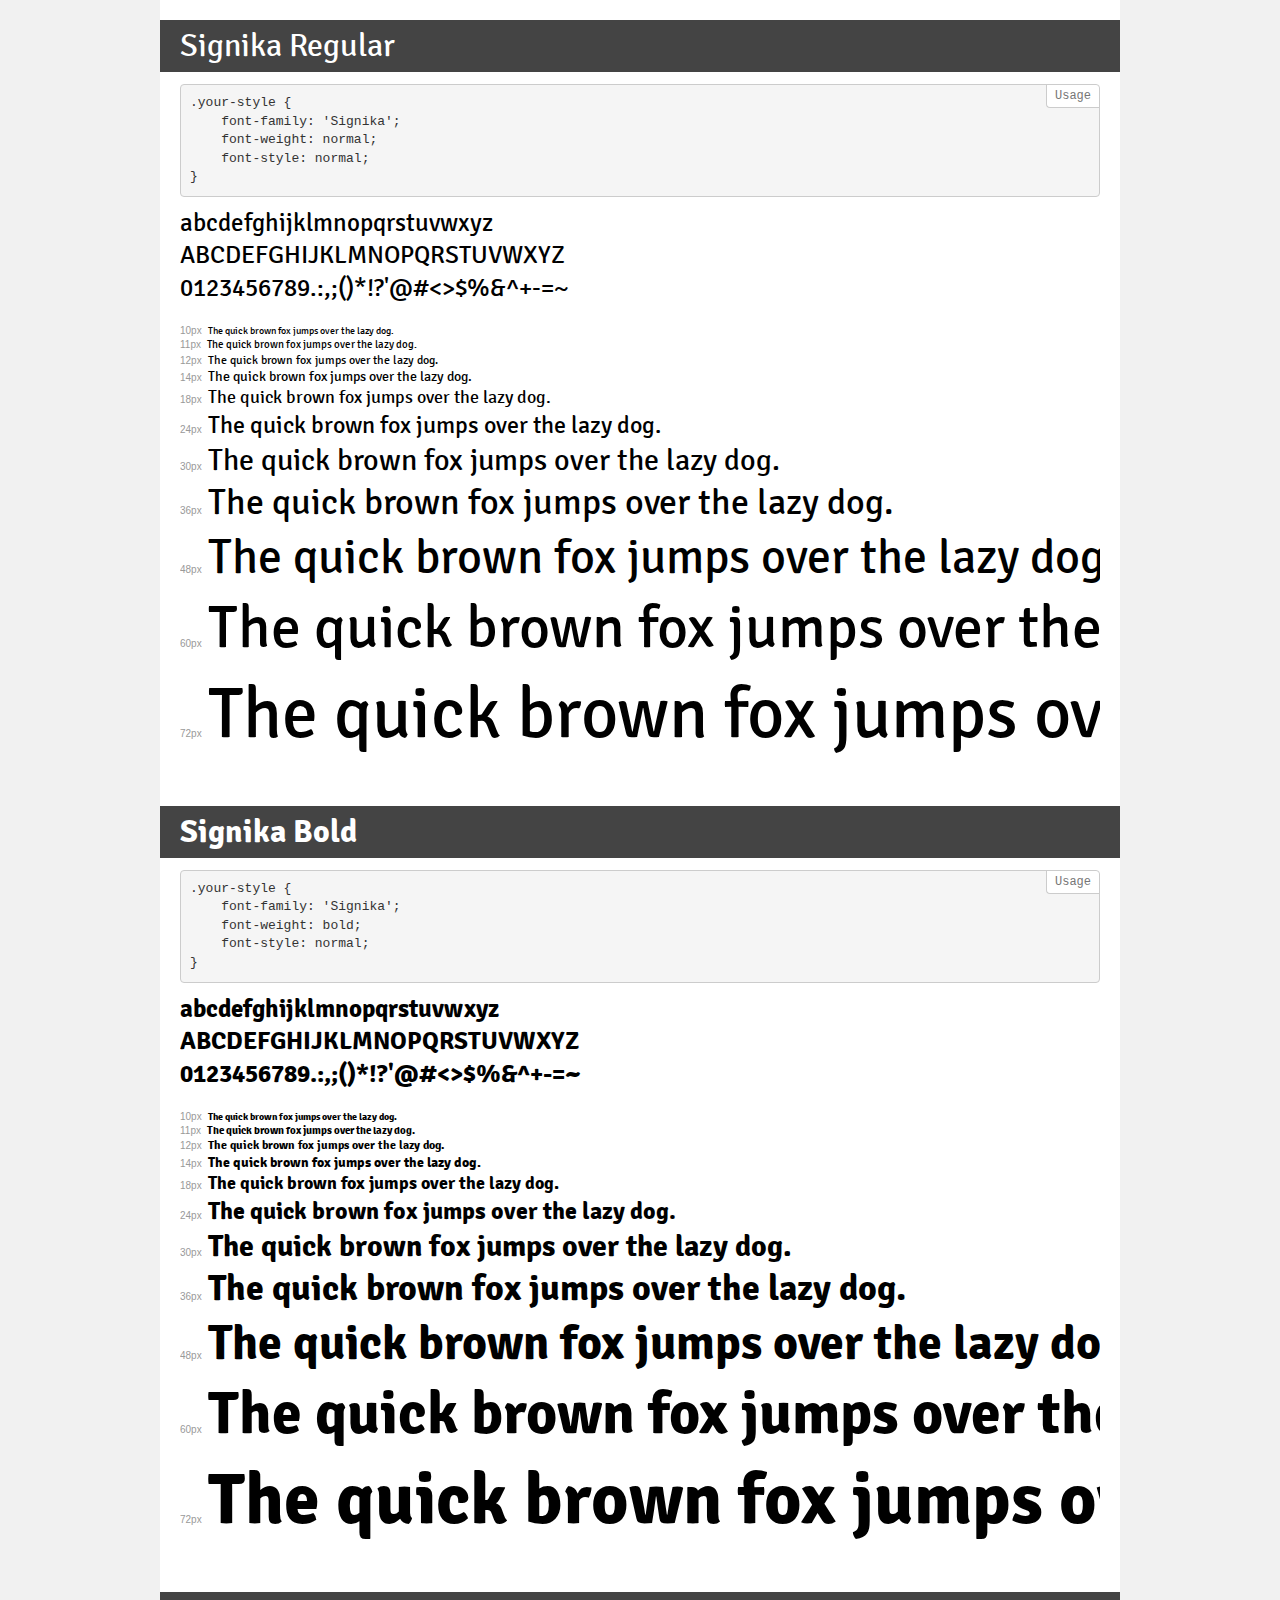
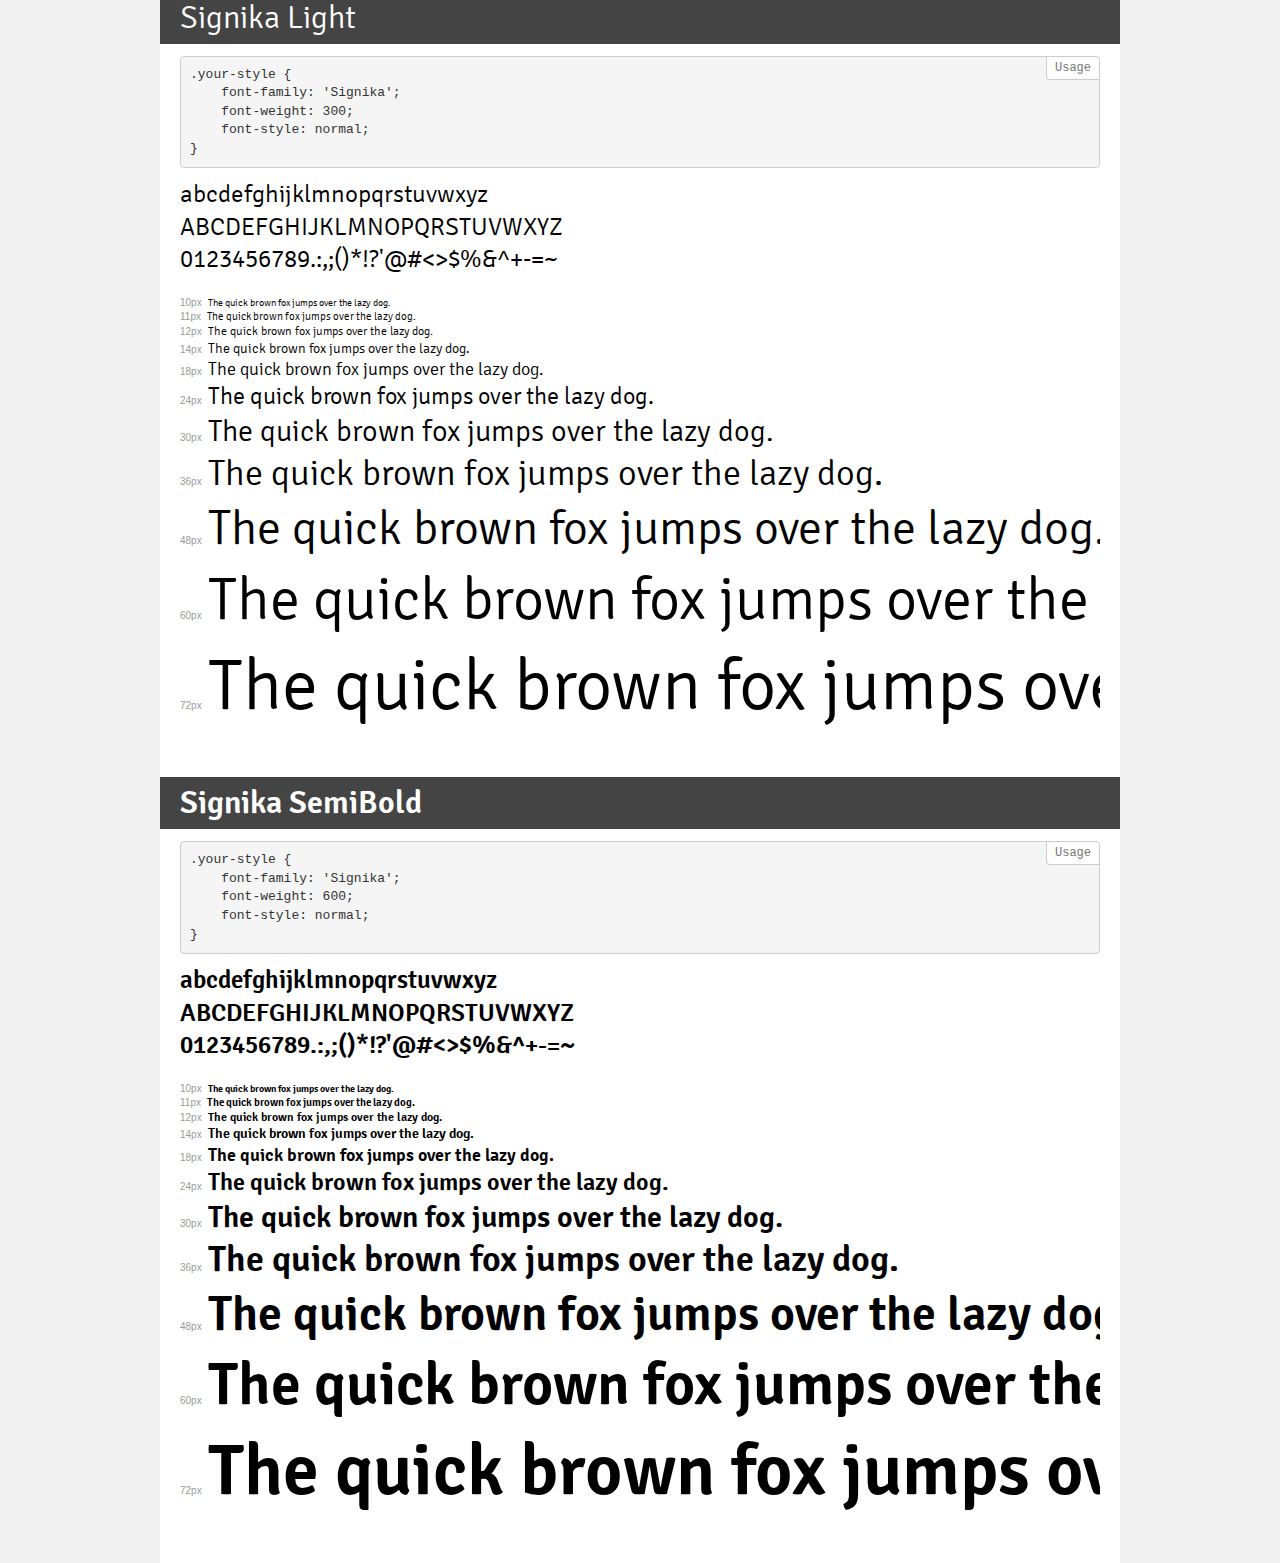
<file: font/demo.html>
<!DOCTYPE html>
<html>
<head>
    <meta charset="utf-8">
    <meta http-equiv="X-UA-Compatible" content="IE=edge">
    <meta name="viewport" content="width=device-width, initial-scale=1">
    <meta name="robots" content="noindex, noarchive">
    <meta name="format-detection" content="telephone=no">
    <title>Transfonter demo</title>
    <link href="stylesheet.css" rel="stylesheet">
    <style>
        /*
        http://meyerweb.com/eric/tools/css/reset/
        v2.0 | 20110126
        License: none (public domain)
        */
        html, body, div, span, applet, object, iframe,
        h1, h2, h3, h4, h5, h6, p, blockquote, pre,
        a, abbr, acronym, address, big, cite, code,
        del, dfn, em, img, ins, kbd, q, s, samp,
        small, strike, strong, sub, sup, tt, var,
        b, u, i, center,
        dl, dt, dd, ol, ul, li,
        fieldset, form, label, legend,
        table, caption, tbody, tfoot, thead, tr, th, td,
        article, aside, canvas, details, embed,
        figure, figcaption, footer, header, hgroup,
        menu, nav, output, ruby, section, summary,
        time, mark, audio, video {
            margin: 0;
            padding: 0;
            border: 0;
            font-size: 100%;
            font: inherit;
            vertical-align: baseline;
        }
        /* HTML5 display-role reset for older browsers */
        article, aside, details, figcaption, figure,
        footer, header, hgroup, menu, nav, section {
            display: block;
        }
        body {
            line-height: 1;
        }
        ol, ul {
            list-style: none;
        }
        blockquote, q {
            quotes: none;
        }
        blockquote:before, blockquote:after,
        q:before, q:after {
            content: '';
            content: none;
        }
        table {
            border-collapse: collapse;
            border-spacing: 0;
        }
        /* common styles */
        body {
            background: #f1f1f1;
            color: #000;
        }
        .page {
            background: #fff;
            width: 920px;
            margin: 0 auto;
            padding: 20px 20px 0 20px;
            overflow: hidden;
        }
        .font-container {
            overflow-x: auto;
            overflow-y: hidden;
            margin-bottom: 40px;
            line-height: 1.3;
            white-space: nowrap;
            padding-bottom: 5px;
        }
        h1 {
            position: relative;
            background: #444;
            font-size: 32px;
            color: #fff;
            padding: 10px 20px;
            margin: 0 -20px 12px -20px;
        }
        .letters {
            font-size: 25px;
            margin-bottom: 20px;
        }
        .s10:before {
            content: '10px';
        }
        .s11:before {
            content: '11px';
        }
        .s12:before {
            content: '12px';
        }
        .s14:before {
            content: '14px';
        }
        .s18:before {
            content: '18px';
        }
        .s24:before {
            content: '24px';
        }
        .s30:before {
            content: '30px';
        }
        .s36:before {
            content: '36px';
        }
        .s48:before {
            content: '48px';
        }
        .s60:before {
            content: '60px';
        }
        .s72:before {
            content: '72px';
        }
        .s10:before, .s11:before, .s12:before, .s14:before,
        .s18:before, .s24:before, .s30:before, .s36:before,
        .s48:before, .s60:before, .s72:before {
            font-family: Arial, sans-serif;
            font-size: 10px;
            font-weight: normal;
            font-style: normal;
            color: #999;
            padding-right: 6px;
        }
        pre {
            display: block;
            position: relative;
            padding: 9px;
            margin: 0 0 10px;
            font-family: Monaco, Menlo, Consolas, "Courier New", monospace !important;
            font-size: 13px;
            line-height: 1.428571429;
            color: #333;
            font-weight: normal !important;
            font-style: normal !important;
            background-color: #f5f5f5;
            border: 1px solid #ccc;
            overflow-x: auto;
            border-radius: 4px;
        }
        pre:after {
            display: block;
            position: absolute;
            right: 0;
            top: 0;
            content: 'Usage';
            line-height: 1;
            padding: 5px 8px;
            font-size: 12px;
            color: #767676;
            background-color: #fff;
            border: 1px solid #ccc;
            border-right: none;
            border-top: none;
            border-radius: 0 4px 0 4px;
            z-index: 10;
        }
        /* responsive */
        @media (max-width: 959px) {
            .page {
                width: auto;
                margin: 0;
            }
        }
    </style>
</head>
<body>
<div class="page">
    <div class="demo" style="font-family: 'Signika'; font-weight: normal; font-style: normal;">
        <h1>Signika Regular</h1>
        <pre>.your-style {
    font-family: 'Signika';
    font-weight: normal;
    font-style: normal;
}</pre>
        <div class="font-container">
            <p class="letters">
                abcdefghijklmnopqrstuvwxyz<br>
ABCDEFGHIJKLMNOPQRSTUVWXYZ<br>
                0123456789.:,;()*!?'@#<>$%&^+-=~
            </p>
            <p class="s10" style="font-size: 10px;">The quick brown fox jumps over the lazy dog.</p>
            <p class="s11" style="font-size: 11px;">The quick brown fox jumps over the lazy dog.</p>
            <p class="s12" style="font-size: 12px;">The quick brown fox jumps over the lazy dog.</p>
            <p class="s14" style="font-size: 14px;">The quick brown fox jumps over the lazy dog.</p>
            <p class="s18" style="font-size: 18px;">The quick brown fox jumps over the lazy dog.</p>
            <p class="s24" style="font-size: 24px;">The quick brown fox jumps over the lazy dog.</p>
            <p class="s30" style="font-size: 30px;">The quick brown fox jumps over the lazy dog.</p>
            <p class="s36" style="font-size: 36px;">The quick brown fox jumps over the lazy dog.</p>
            <p class="s48" style="font-size: 48px;">The quick brown fox jumps over the lazy dog.</p>
            <p class="s60" style="font-size: 60px;">The quick brown fox jumps over the lazy dog.</p>
            <p class="s72" style="font-size: 72px;">The quick brown fox jumps over the lazy dog.</p>
        </div>
    </div>
    <div class="demo" style="font-family: 'Signika'; font-weight: bold; font-style: normal;">
        <h1>Signika Bold</h1>
        <pre>.your-style {
    font-family: 'Signika';
    font-weight: bold;
    font-style: normal;
}</pre>
        <div class="font-container">
            <p class="letters">
                abcdefghijklmnopqrstuvwxyz<br>
ABCDEFGHIJKLMNOPQRSTUVWXYZ<br>
                0123456789.:,;()*!?'@#<>$%&^+-=~
            </p>
            <p class="s10" style="font-size: 10px;">The quick brown fox jumps over the lazy dog.</p>
            <p class="s11" style="font-size: 11px;">The quick brown fox jumps over the lazy dog.</p>
            <p class="s12" style="font-size: 12px;">The quick brown fox jumps over the lazy dog.</p>
            <p class="s14" style="font-size: 14px;">The quick brown fox jumps over the lazy dog.</p>
            <p class="s18" style="font-size: 18px;">The quick brown fox jumps over the lazy dog.</p>
            <p class="s24" style="font-size: 24px;">The quick brown fox jumps over the lazy dog.</p>
            <p class="s30" style="font-size: 30px;">The quick brown fox jumps over the lazy dog.</p>
            <p class="s36" style="font-size: 36px;">The quick brown fox jumps over the lazy dog.</p>
            <p class="s48" style="font-size: 48px;">The quick brown fox jumps over the lazy dog.</p>
            <p class="s60" style="font-size: 60px;">The quick brown fox jumps over the lazy dog.</p>
            <p class="s72" style="font-size: 72px;">The quick brown fox jumps over the lazy dog.</p>
        </div>
    </div>
    <div class="demo" style="font-family: 'Signika'; font-weight: 300; font-style: normal;">
        <h1>Signika Light</h1>
        <pre>.your-style {
    font-family: 'Signika';
    font-weight: 300;
    font-style: normal;
}</pre>
        <div class="font-container">
            <p class="letters">
                abcdefghijklmnopqrstuvwxyz<br>
ABCDEFGHIJKLMNOPQRSTUVWXYZ<br>
                0123456789.:,;()*!?'@#<>$%&^+-=~
            </p>
            <p class="s10" style="font-size: 10px;">The quick brown fox jumps over the lazy dog.</p>
            <p class="s11" style="font-size: 11px;">The quick brown fox jumps over the lazy dog.</p>
            <p class="s12" style="font-size: 12px;">The quick brown fox jumps over the lazy dog.</p>
            <p class="s14" style="font-size: 14px;">The quick brown fox jumps over the lazy dog.</p>
            <p class="s18" style="font-size: 18px;">The quick brown fox jumps over the lazy dog.</p>
            <p class="s24" style="font-size: 24px;">The quick brown fox jumps over the lazy dog.</p>
            <p class="s30" style="font-size: 30px;">The quick brown fox jumps over the lazy dog.</p>
            <p class="s36" style="font-size: 36px;">The quick brown fox jumps over the lazy dog.</p>
            <p class="s48" style="font-size: 48px;">The quick brown fox jumps over the lazy dog.</p>
            <p class="s60" style="font-size: 60px;">The quick brown fox jumps over the lazy dog.</p>
            <p class="s72" style="font-size: 72px;">The quick brown fox jumps over the lazy dog.</p>
        </div>
    </div>
    <div class="demo" style="font-family: 'Signika'; font-weight: 600; font-style: normal;">
        <h1>Signika SemiBold</h1>
        <pre>.your-style {
    font-family: 'Signika';
    font-weight: 600;
    font-style: normal;
}</pre>
        <div class="font-container">
            <p class="letters">
                abcdefghijklmnopqrstuvwxyz<br>
ABCDEFGHIJKLMNOPQRSTUVWXYZ<br>
                0123456789.:,;()*!?'@#<>$%&^+-=~
            </p>
            <p class="s10" style="font-size: 10px;">The quick brown fox jumps over the lazy dog.</p>
            <p class="s11" style="font-size: 11px;">The quick brown fox jumps over the lazy dog.</p>
            <p class="s12" style="font-size: 12px;">The quick brown fox jumps over the lazy dog.</p>
            <p class="s14" style="font-size: 14px;">The quick brown fox jumps over the lazy dog.</p>
            <p class="s18" style="font-size: 18px;">The quick brown fox jumps over the lazy dog.</p>
            <p class="s24" style="font-size: 24px;">The quick brown fox jumps over the lazy dog.</p>
            <p class="s30" style="font-size: 30px;">The quick brown fox jumps over the lazy dog.</p>
            <p class="s36" style="font-size: 36px;">The quick brown fox jumps over the lazy dog.</p>
            <p class="s48" style="font-size: 48px;">The quick brown fox jumps over the lazy dog.</p>
            <p class="s60" style="font-size: 60px;">The quick brown fox jumps over the lazy dog.</p>
            <p class="s72" style="font-size: 72px;">The quick brown fox jumps over the lazy dog.</p>
        </div>
    </div>
</div>
</body>
</html>
</file>
<file: font/stylesheet.css>
@font-face {
    font-family: 'Signika';
    src: url('Signika-Regular.eot');
    src: local('Signika Regular'), local('Signika-Regular'),
        url('Signika-Regular.eot?#iefix') format('embedded-opentype'),
        url('Signika-Regular.woff2') format('woff2'),
        url('Signika-Regular.woff') format('woff'),
        url('Signika-Regular.ttf') format('truetype');
    font-weight: normal;
    font-style: normal;
}

@font-face {
    font-family: 'Signika';
    src: url('Signika-Bold.eot');
    src: local('Signika Bold'), local('Signika-Bold'),
        url('Signika-Bold.eot?#iefix') format('embedded-opentype'),
        url('Signika-Bold.woff2') format('woff2'),
        url('Signika-Bold.woff') format('woff'),
        url('Signika-Bold.ttf') format('truetype');
    font-weight: bold;
    font-style: normal;
}

@font-face {
    font-family: 'Signika';
    src: url('Signika-Light.eot');
    src: local('Signika Light'), local('Signika-Light'),
        url('Signika-Light.eot?#iefix') format('embedded-opentype'),
        url('Signika-Light.woff2') format('woff2'),
        url('Signika-Light.woff') format('woff'),
        url('Signika-Light.ttf') format('truetype');
    font-weight: 300;
    font-style: normal;
}

@font-face {
    font-family: 'Signika';
    src: url('Signika-SemiBold.eot');
    src: local('Signika SemiBold'), local('Signika-SemiBold'),
        url('Signika-SemiBold.eot?#iefix') format('embedded-opentype'),
        url('Signika-SemiBold.woff2') format('woff2'),
        url('Signika-SemiBold.woff') format('woff'),
        url('Signika-SemiBold.ttf') format('truetype');
    font-weight: 600;
    font-style: normal;
}
</file>
